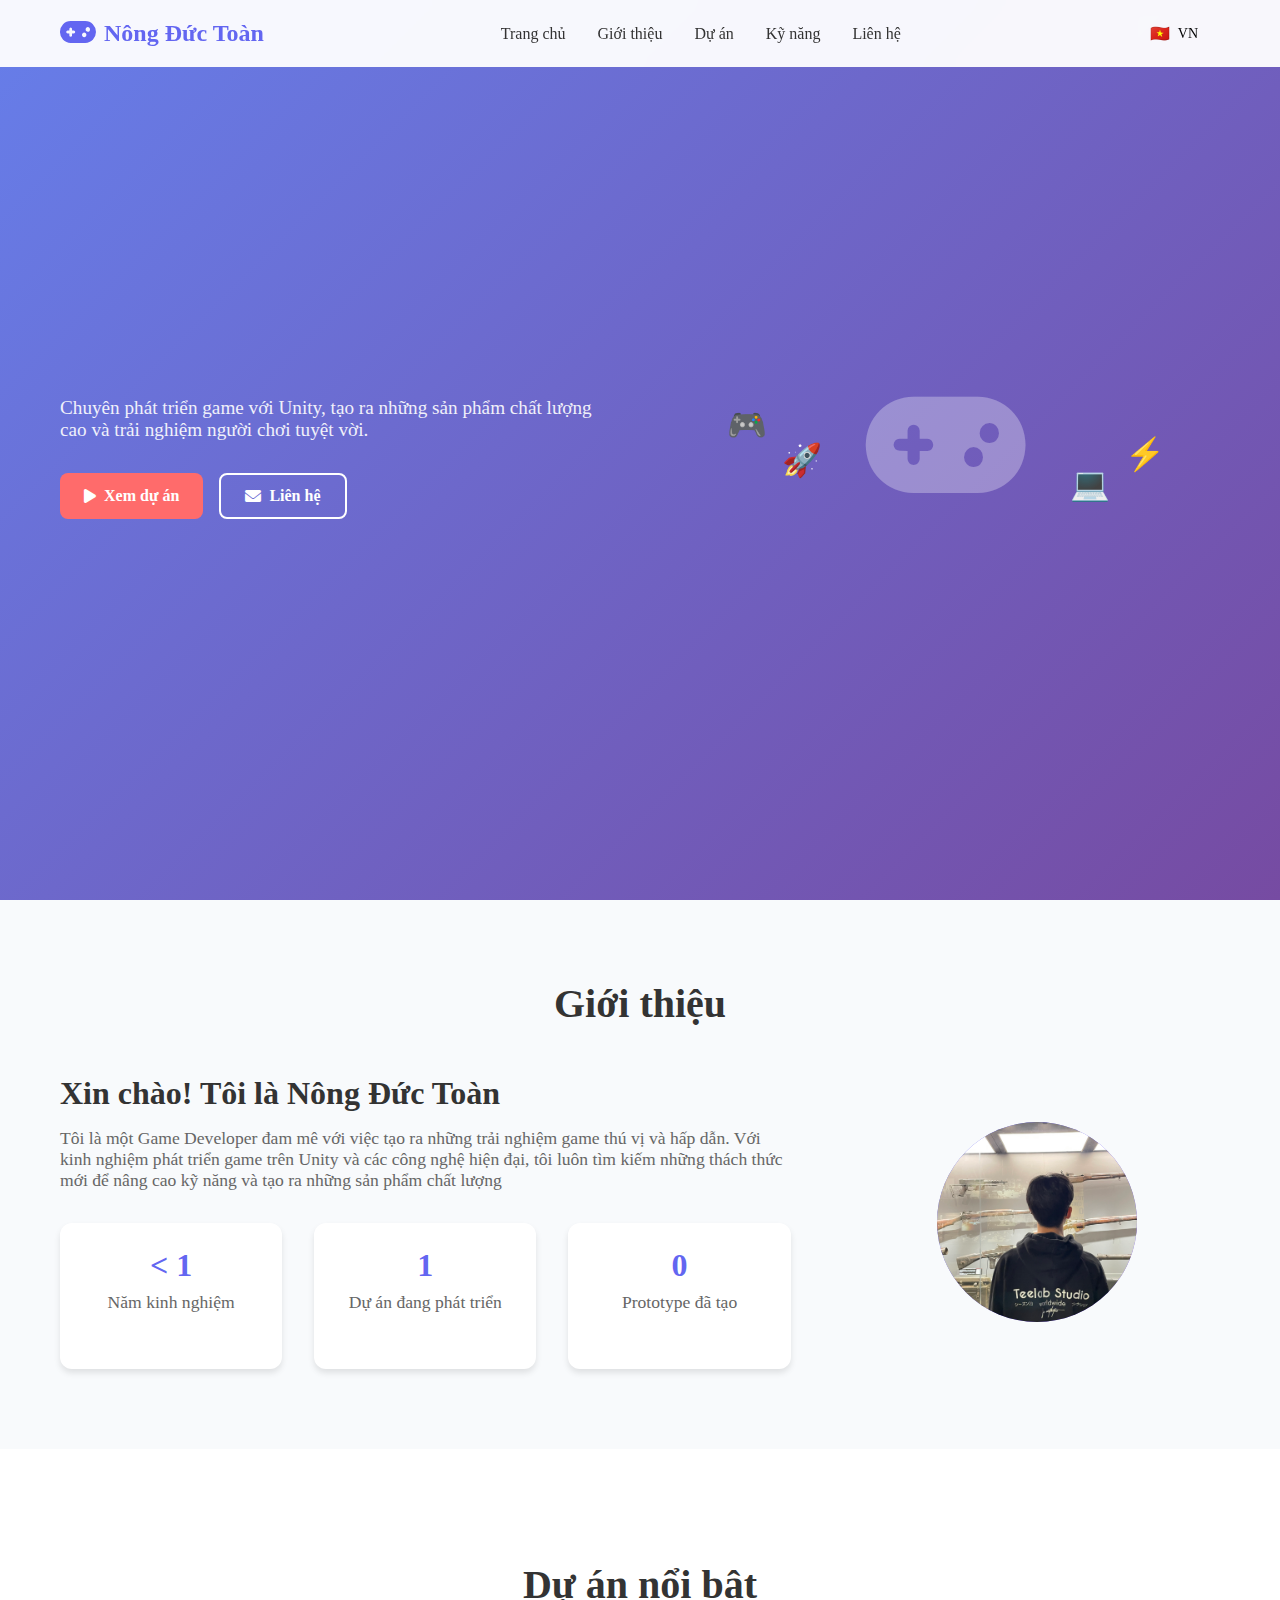
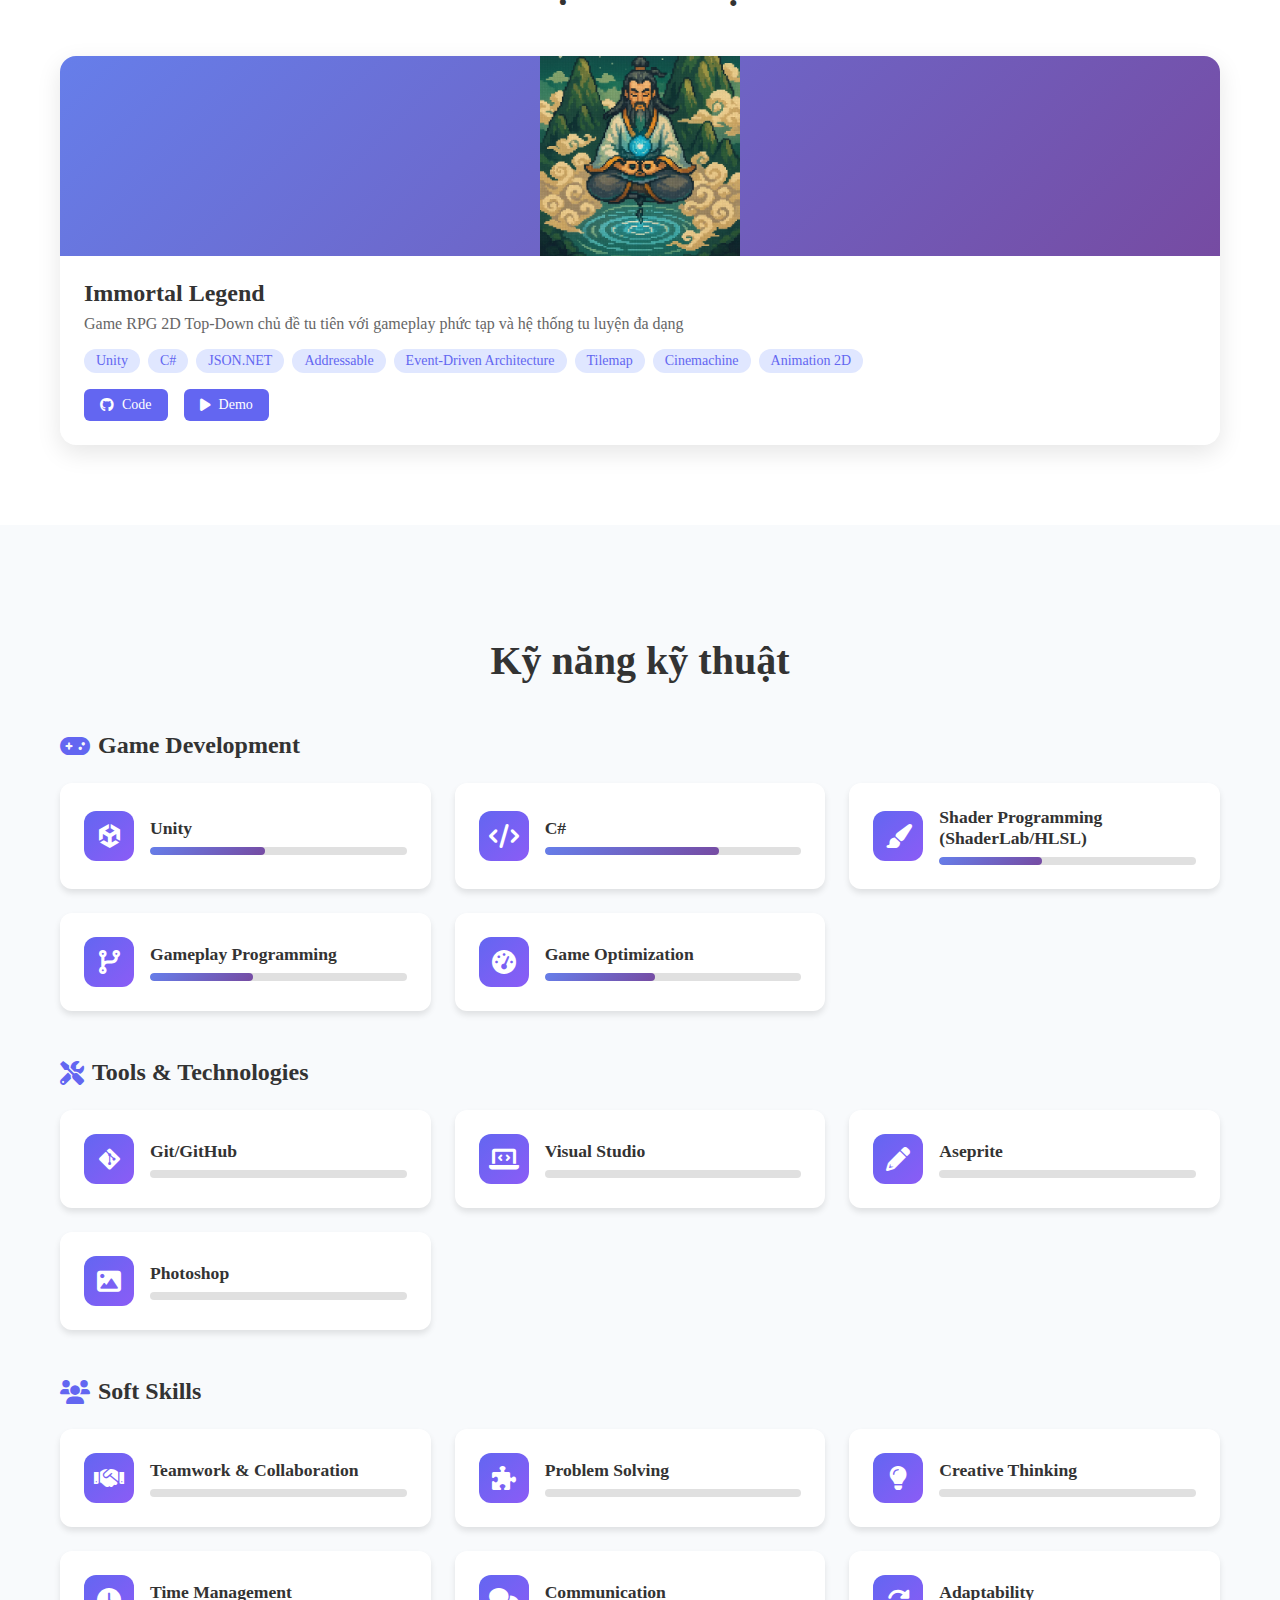
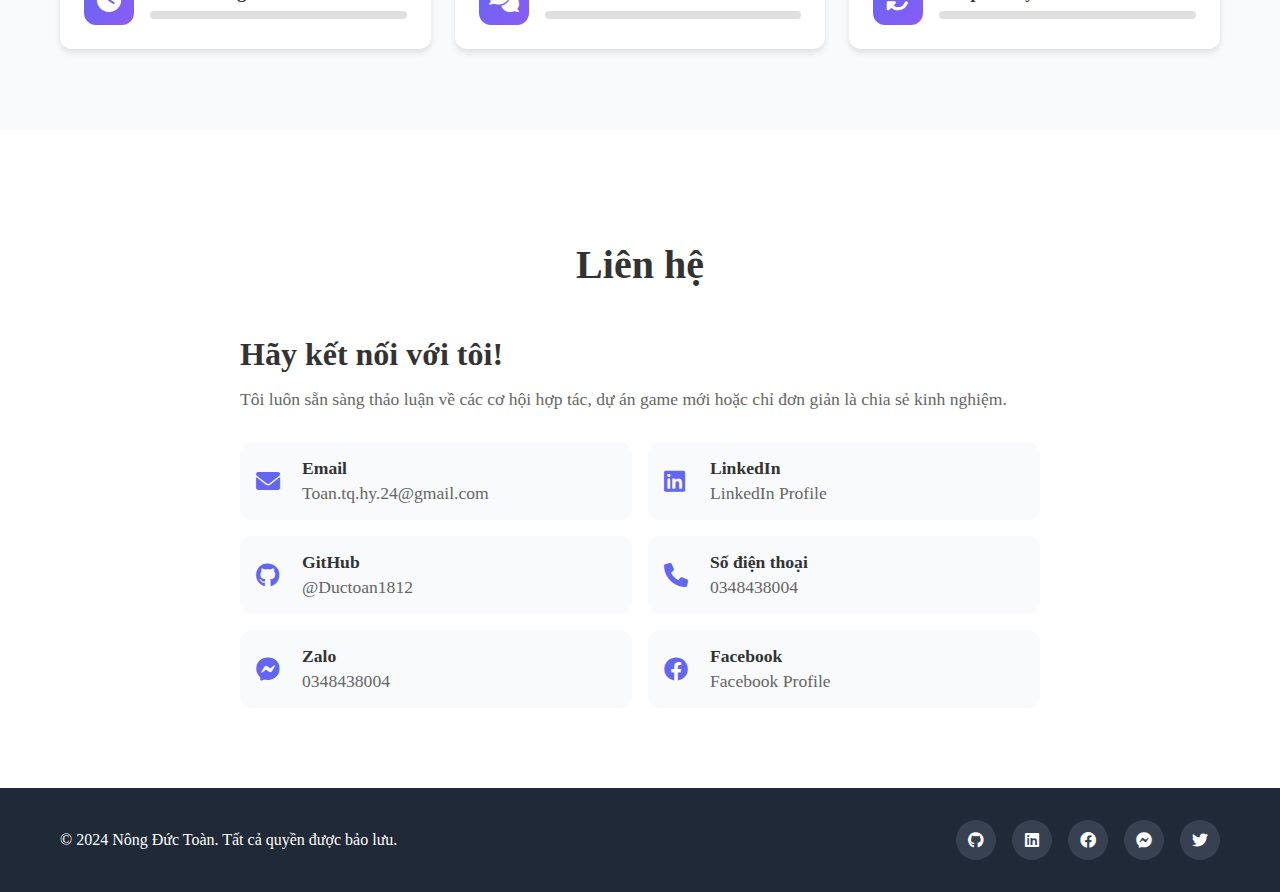
<file: index.html>
<!DOCTYPE html>
<html lang="vi">
<head>
    <meta charset="UTF-8">
    <meta name="viewport" content="width=device-width, initial-scale=1.0">
    <title>Nông Đức Toàn - Game Developer Portfolio</title>
    <link rel="stylesheet" href="styles.css">
    <link href="https://cdnjs.cloudflare.com/ajax/libs/font-awesome/6.0.0/css/all.min.css" rel="stylesheet">
    <link href="https://fonts.googleapis.com/css2?family=Inter:wght@300;400;500;600;700&display=swap" rel="stylesheet">
</head>
<body>
    <!-- Navigation -->
    <nav class="navbar">
        <div class="nav-container">
            <div class="nav-logo">
                <i class="fas fa-gamepad"></i>
                <span>Nông Đức Toàn</span>
            </div>
            <ul class="nav-menu">
                <li><a href="#home" class="nav-link">Trang chủ</a></li>
                <li><a href="#about" class="nav-link">Giới thiệu</a></li>
                <li><a href="#projects" class="nav-link">Dự án</a></li>
                <li><a href="#skills" class="nav-link">Kỹ năng</a></li>
                <li><a href="#contact" class="nav-link">Liên hệ</a></li>
            </ul>
            <div class="language-toggle" id="language-toggle" style="display: flex; align-items: center; gap: 8px; padding: 8px 12px; background: rgba(255,255,255,0.1); border-radius: 6px; cursor: pointer; transition: all 0.3s ease; margin-right: 10px;">
                <span id="language-flag" style="font-size: 16px;">🇻🇳</span>
                <span id="language-text" style="font-size: 14px; font-weight: 500;">VN</span>
            </div>
            <div class="hamburger">
                <span class="bar"></span>
                <span class="bar"></span>
                <span class="bar"></span>
            </div>
        </div>
    </nav>

    <!-- Hero Section -->
    <section id="home" class="hero">
        <div class="hero-container">
            <div class="hero-content">
                <h1 class="hero-title">
                    <span class="gradient-text">Game Developer</span>
                    <br>Tạo ra những trải nghiệm đáng nhớ
                </h1>
                <p class="hero-description">
                    Chuyên phát triển game với Unity, tạo ra những sản phẩm chất lượng cao 
                    và trải nghiệm người chơi tuyệt vời.
                </p>
                <div class="hero-buttons">
                    <a href="#projects" class="btn btn-primary">
                        <i class="fas fa-play"></i>
                        Xem dự án
                    </a>
                    <a href="#contact" class="btn btn-secondary">
                        <i class="fas fa-envelope"></i>
                        Liên hệ
                    </a>
                </div>
            </div>
            <div class="hero-visual">
                <div class="game-controller">
                    <i class="fas fa-gamepad"></i>
                </div>
                <div class="floating-elements">
                    <div class="element element-1">🎮</div>
                    <div class="element element-2">💻</div>
                    <div class="element element-3">🚀</div>
                    <div class="element element-4">⚡</div>
                </div>
            </div>
        </div>
    </section>

    <!-- About Section -->
    <section id="about" class="about">
        <div class="container">
            <h2 class="section-title">Giới thiệu</h2>
            <div class="about-content">
                <div class="about-text">
                    <h3>Xin chào! Tôi là Nông Đức Toàn</h3>
                    <p>
                        Tôi là một Game Developer đam mê với việc tạo ra những trải nghiệm game 
                        thú vị và hấp dẫn. Với kinh nghiệm phát triển game trên Unity và các 
                        công nghệ hiện đại, tôi luôn tìm kiếm những thách thức mới để nâng cao 
                        kỹ năng và tạo ra những sản phẩm chất lượng.
                    </p>
                    <div class="about-stats">
                        <div class="stat">
                            <h4>3+</h4>
                            <p>Năm kinh nghiệm</p>
                        </div>
                        <div class="stat">
                            <h4>10+</h4>
                            <p>Dự án hoàn thành</p>
                        </div>
                        <div class="stat">
                            <h4>5+</h4>
                            <p>Game đã phát hành</p>
                        </div>
                    </div>
                </div>
                <div class="about-image">
                    <div class="image-placeholder">
                        <i class="fas fa-user"></i>
                        <p>Ảnh cá nhân</p>
                    </div>
                </div>
            </div>
        </div>
    </section>

    <!-- Project Detail Modal -->
    <div id="project-modal" class="modal" style="display:none; position: fixed; inset: 0; background: rgba(0,0,0,0.6); z-index: 1000; overflow-y: auto;">
        <div class="modal-content" style="max-width: 900px; margin: 20px auto; background: #fff; border-radius: 12px; overflow: hidden; box-shadow: 0 10px 30px rgba(0,0,0,0.25); min-height: calc(100vh - 40px);">
            <div class="modal-header" style="display:flex; justify-content: space-between; align-items:center; padding:16px 20px; border-bottom:1px solid #eee; position: sticky; top: 0; background: #fff; z-index: 10;">
                <h3 id="modal-title" style="margin:0; font-size: 1.4rem;">Project title</h3>
                <button id="modal-close" aria-label="Close" style="background:none; border:none; font-size:22px; cursor:pointer;">×</button>
            </div>
            <div class="modal-body" id="modal-body" style="padding: 0; max-height: calc(100vh - 80px); overflow-y: auto;">
                <!-- Filled by JS -->
            </div>
        </div>
    </div>

    <!-- Projects Section -->
    <section id="projects" class="projects">
        <div class="container">
            <h2 class="section-title">Dự án nổi bật</h2>
            <div class="projects-grid">
                <!-- Project 1 -->
                <div class="project-card">
                    <div class="project-image">
                        <div class="image-placeholder">
                            <i class="fas fa-gamepad"></i>
                        </div>
                        <div class="project-overlay">
                            <a href="#" class="project-link">
                                <i class="fas fa-external-link-alt"></i>
                            </a>
                        </div>
                    </div>
                    <div class="project-content">
                        <h3>Immortal Legend</h3>
                        <p>Action RPG với combat system phức tạp và AI enemies thông minh</p>
                        <div class="project-tech">
                            <span class="tech-tag">Unity 3D</span>
                            <span class="tech-tag">C#</span>
                            <span class="tech-tag">ShaderLab</span>
                        </div>
                        <div class="project-links">
                            <a href="#" class="project-btn">
                                <i class="fab fa-github"></i>
                                Code
                            </a>
                            <a href="#" class="project-btn">
                                <i class="fas fa-play"></i>
                                Demo
                            </a>
                        </div>
                    </div>
                </div>

                <!-- Project 2 -->
                <div class="project-card">
                    <div class="project-image">
                        <div class="image-placeholder">
                            <i class="fas fa-mobile-alt"></i>
                        </div>
                        <div class="project-overlay">
                            <a href="#" class="project-link">
                                <i class="fas fa-external-link-alt"></i>
                            </a>
                        </div>
                    </div>
                    <div class="project-content">
                        <h3>Mobile Adventure</h3>
                        <p>Game mobile với procedural generation và multiplayer co-op</p>
                        <div class="project-tech">
                            <span class="tech-tag">Unity</span>
                            <span class="tech-tag">Mobile</span>
                            <span class="tech-tag">Multiplayer</span>
                        </div>
                        <div class="project-links">
                            <a href="#" class="project-btn">
                                <i class="fab fa-github"></i>
                                Code
                            </a>
                            <a href="#" class="project-btn">
                                <i class="fas fa-play"></i>
                                Demo
                            </a>
                        </div>
                    </div>
                </div>

                <!-- Project 3 -->
                <div class="project-card">
                    <div class="project-image">
                        <div class="image-placeholder">
                            <i class="fas fa-puzzle-piece"></i>
                        </div>
                        <div class="project-overlay">
                            <a href="#" class="project-link">
                                <i class="fas fa-external-link-alt"></i>
                            </a>
                        </div>
                    </div>
                    <div class="project-content">
                        <h3>Puzzle Master</h3>
                        <p>Game puzzle với AI solver và level editor tích hợp</p>
                        <div class="project-tech">
                            <span class="tech-tag">Unity</span>
                            <span class="tech-tag">AI</span>
                            <span class="tech-tag">Editor Tools</span>
                        </div>
                        <div class="project-links">
                            <a href="#" class="project-btn">
                                <i class="fab fa-github"></i>
                                Code
                            </a>
                            <a href="#" class="project-btn">
                                <i class="fas fa-play"></i>
                                Demo
                            </a>
                        </div>
                    </div>
                </div>
            </div>
        </div>
    </section>

    <!-- Skills Section -->
    <section id="skills" class="skills">
        <div class="container">
            <h2 class="section-title">Kỹ năng kỹ thuật</h2>
            <div class="skills-content">
                <div class="skills-category">
                    <h3><i class="fas fa-gamepad"></i> Game Development</h3>
                    <div class="skills-grid">
                        <div class="skill-item">
                            <div class="skill-icon">
                                <i class="fab fa-unity"></i>
                            </div>
                            <div class="skill-info">
                                <h4>Unity 3D</h4>
                                <div class="skill-bar">
                                    <div class="skill-progress" data-width="90%"></div>
                                </div>
                            </div>
                        </div>
                        <div class="skill-item">
                            <div class="skill-icon">
                                <i class="fas fa-code"></i>
                            </div>
                            <div class="skill-info">
                                <h4>C#</h4>
                                <div class="skill-bar">
                                    <div class="skill-progress" data-width="85%"></div>
                                </div>
                            </div>
                        </div>
                        <div class="skill-item">
                            <div class="skill-icon">
                                <i class="fas fa-palette"></i>
                            </div>
                            <div class="skill-info">
                                <h4>ShaderLab</h4>
                                <div class="skill-bar">
                                    <div class="skill-progress" data-width="75%"></div>
                                </div>
                            </div>
                        </div>
                    </div>
                </div>

                <div class="skills-category">
                    <h3><i class="fas fa-tools"></i> Tools & Technologies</h3>
                    <div class="skills-grid">
                        <div class="skill-item">
                            <div class="skill-icon">
                                <i class="fab fa-git-alt"></i>
                            </div>
                            <div class="skill-info">
                                <h4>Git</h4>
                                <div class="skill-bar">
                                    <div class="skill-progress" data-width="80%"></div>
                                </div>
                            </div>
                        </div>
                        <div class="skill-item">
                            <div class="skill-icon">
                                <i class="fas fa-image"></i>
                            </div>
                            <div class="skill-info">
                                <h4>Photoshop</h4>
                                <div class="skill-bar">
                                    <div class="skill-progress" data-width="70%"></div>
                                </div>
                            </div>
                        </div>
                        <div class="skill-item">
                            <div class="skill-icon">
                                <i class="fas fa-cube"></i>
                            </div>
                            <div class="skill-info">
                                <h4>Blender</h4>
                                <div class="skill-bar">
                                    <div class="skill-progress" data-width="65%"></div>
                                </div>
                            </div>
                        </div>
                    </div>
                </div>
            </div>
        </div>
    </section>

    <!-- Contact Section -->
    <section id="contact" class="contact">
        <div class="container">
            <h2 class="section-title">Liên hệ</h2>
            <div class="contact-content">
                <div class="contact-info">
                    <h3>Hãy kết nối với tôi!</h3>
                    <p>
                        Tôi luôn sẵn sàng thảo luận về các cơ hội hợp tác, 
                        dự án game mới hoặc chỉ đơn giản là chia sẻ kinh nghiệm.
                    </p>
                    <div class="contact-methods">
                        <!-- Contact methods will be populated by JavaScript -->
                    </div>
                </div>
            </div>
        </div>
    </section>

    <!-- Footer -->
    <footer class="footer">
        <div class="container">
            <div class="footer-content">
                <div class="footer-text">
                    <p>&copy; 2024 Nông Đức Toàn. Tất cả quyền được bảo lưu.</p>
                </div>
                <div class="footer-social">
                    <a href="#" class="social-link">
                        <i class="fab fa-github"></i>
                    </a>
                    <a href="#" class="social-link">
                        <i class="fab fa-linkedin"></i>
                    </a>
                    <a href="#" class="social-link">
                        <i class="fab fa-twitter"></i>
                    </a>
                </div>
            </div>
        </div>
    </footer>

    <script src="data-loader.js"></script>
    <script src="script.js"></script>
</body>
</html>
</file>
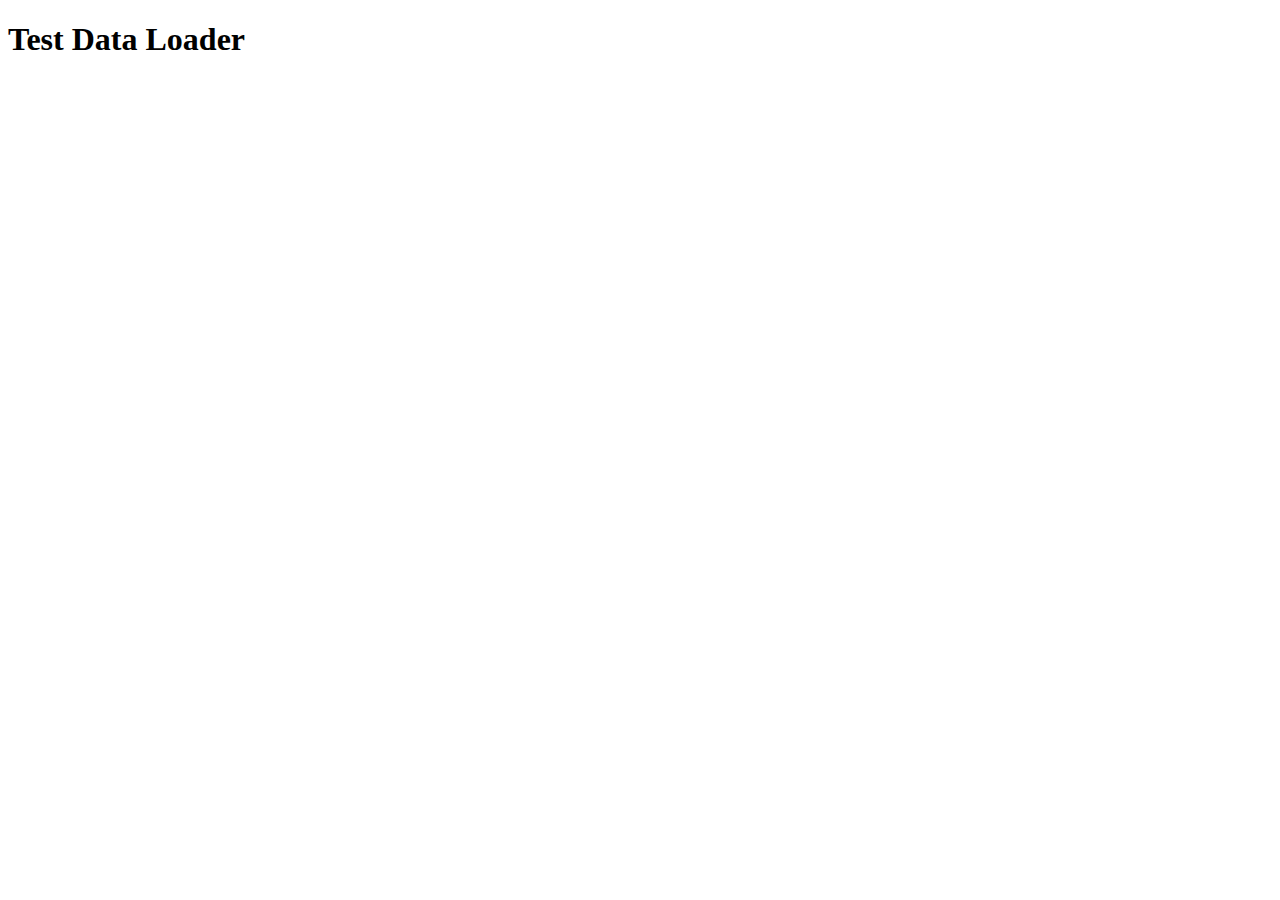
<file: test-data.html>
<!DOCTYPE html>
<html lang="vi">
<head>
    <meta charset="UTF-8">
    <meta name="viewport" content="width=device-width, initial-scale=1.0">
    <title>Test Data Loader</title>
</head>
<body>
    <h1>Test Data Loader</h1>
    <div id="test-results"></div>
    
    <script src="data-loader.js"></script>
    <script>
        // Test if data is loaded
        setTimeout(() => {
            const results = document.getElementById('test-results');
            results.innerHTML = `
                <h2>Data Loader Test Results:</h2>
                <p><strong>Profile loaded:</strong> ${window.portfolioData ? 'Yes' : 'No'}</p>
                <p><strong>Skills loaded:</strong> ${window.skillsData ? 'Yes' : 'No'}</p>
                <p><strong>Projects loaded:</strong> ${window.projectsData ? 'Yes' : 'No'}</p>
                <p><strong>Contact loaded:</strong> ${window.contactData ? 'Yes' : 'No'}</p>
                <hr>
                <h3>Profile Data:</h3>
                <pre>${JSON.stringify(window.portfolioData, null, 2)}</pre>
            `;
        }, 2000);
    </script>
</body>
</html>
</file>
<file: styles.css>
/* Reset và Base Styles */
* {
    margin: 0;
    padding: 0;
    box-sizing: border-box;
}

html {
    scroll-behavior: smooth;
    scroll-padding-top: 120px; /* Account for fixed navbar height + extra space */
}

.container {
    max-width: 1200px;
    margin: 0 auto;
    padding: 0 20px;
}

/* Navigation */
.navbar {
    position: fixed;
    top: 0;
    width: 100%;
    background: rgba(255, 255, 255, 0.95);
    backdrop-filter: blur(10px);
    z-index: 1000;
    padding: 1rem 0;
    transition: all 0.3s ease;
}

.nav-container {
    max-width: 1200px;
    margin: 0 auto;
    padding: 0 20px;
    display: flex;
    justify-content: space-between;
    align-items: center;
}

.nav-logo {
    display: flex;
    align-items: center;
    font-size: 1.5rem;
    font-weight: 700;
    color: #6366f1;
}

.nav-logo i {
    margin-right: 0.5rem;
    font-size: 1.8rem;
}

.nav-menu {
    display: flex;
    list-style: none;
    gap: 2rem;
}

.nav-link {
    text-decoration: none;
    color: #333;
    font-weight: 500;
    transition: color 0.3s ease;
    position: relative;
}

.nav-link:hover {
    color: #6366f1;
}

.nav-link::after {
    content: '';
    position: absolute;
    bottom: -5px;
    left: 0;
    width: 0;
    height: 2px;
    background: #6366f1;
    transition: width 0.3s ease;
}

.nav-link:hover::after {
    width: 100%;
}

.hamburger {
    display: none;
    flex-direction: column;
    cursor: pointer;
}

.bar {
    width: 25px;
    height: 3px;
    background: #333;
    margin: 3px 0;
    transition: 0.3s;
}

/* Hero Section */
.hero {
    min-height: 100vh;
    display: flex;
    align-items: center;
    background: linear-gradient(135deg, #667eea 0%, #764ba2 100%);
    color: white;
    position: relative;
    overflow: hidden;
}

.hero-container {
    max-width: 1200px;
    margin: 0 auto;
    padding: 0 20px;
    display: grid;
    grid-template-columns: 1fr 1fr;
    gap: 4rem;
    align-items: center;
}

.hero-title {
    font-size: 3.5rem;
    font-weight: 700;
    margin-bottom: 1rem;
    line-height: 1.2;
}

.gradient-text {
    background: linear-gradient(45deg, #ff6b6b, #4ecdc4);
    -webkit-background-clip: text;
    -webkit-text-fill-color: transparent;
    background-clip: text;
}

.hero-description {
    font-size: 1.2rem;
    margin-bottom: 2rem;
    opacity: 0.9;
}

.hero-buttons {
    display: flex;
    gap: 1rem;
}

.btn {
    display: inline-flex;
    align-items: center;
    padding: 12px 24px;
    border-radius: 8px;
    text-decoration: none;
    font-weight: 600;
    transition: all 0.3s ease;
    border: none;
    cursor: pointer;
}

.btn i {
    margin-right: 0.5rem;
}

.btn-primary {
    background: #ff6b6b;
    color: white;
}

.btn-primary:hover {
    background: #ff5252;
    transform: translateY(-2px);
}

.btn-secondary {
    background: transparent;
    color: white;
    border: 2px solid white;
}

.btn-secondary:hover {
    background: white;
    color: #333;
    transform: translateY(-2px);
}

.hero-visual {
    position: relative;
    display: flex;
    justify-content: center;
    align-items: center;
}

.game-controller {
    font-size: 8rem;
    color: rgba(255, 255, 255, 0.3);
    animation: float 3s ease-in-out infinite;
}

.floating-elements {
    position: absolute;
    width: 100%;
    height: 100%;
}

.element {
    position: absolute;
    font-size: 2rem;
    animation: float 4s ease-in-out infinite;
}

.element-1 {
    top: 20%;
    left: 10%;
    animation-delay: 0s;
}

.element-2 {
    top: 60%;
    right: 20%;
    animation-delay: 1s;
}

.element-3 {
    bottom: 30%;
    left: 20%;
    animation-delay: 2s;
}

.element-4 {
    top: 40%;
    right: 10%;
    animation-delay: 3s;
}

@keyframes float {
    0%, 100% { transform: translateY(0px); }
    50% { transform: translateY(-20px); }
}

/* Section Styles */
section {
    padding: 5rem 0;
}

/* Add padding-top to sections to avoid navbar overlap */
section:not(#home) {
    padding-top: 7rem;
}

/* Ensure hero section doesn't overlap with about section */
#about {
    margin-top: -2rem; /* Pull up slightly to hide hero section completely */
}

.section-title {
    text-align: center;
    font-size: 2.5rem;
    font-weight: 700;
    margin-bottom: 3rem;
    color: #333;
}

/* About Section */
.about {
    background: #f8fafc;
}

.about-content {
    display: grid;
    grid-template-columns: 2fr 1fr;
    gap: 4rem;
    align-items: center;
}

.about-text h3 {
    font-size: 2rem;
    margin-bottom: 1rem;
    color: #333;
}

.about-text p {
    font-size: 1.1rem;
    margin-bottom: 2rem;
    color: #666;
}

.about-stats {
    display: grid;
    grid-template-columns: repeat(3, 1fr);
    gap: 2rem;
}

.stat {
    text-align: center;
    padding: 1.5rem;
    background: white;
    border-radius: 12px;
    box-shadow: 0 4px 6px rgba(0, 0, 0, 0.1);
}

.stat h4 {
    font-size: 2rem;
    font-weight: 700;
    color: #6366f1;
    margin-bottom: 0.5rem;
}

.stat p {
    color: #666;
    font-weight: 500;
}

.about-image {
    display: flex;
    justify-content: center;
}

.image-placeholder {
    width: 200px;
    height: 200px;
    background: linear-gradient(135deg, #6366f1, #8b5cf6);
    border-radius: 50%;
    display: flex;
    flex-direction: column;
    align-items: center;
    justify-content: center;
    color: white;
    font-size: 3rem;
}

.image-placeholder p {
    font-size: 1rem;
    margin-top: 1rem;
}

/* Projects Section */
.projects-grid {
    display: grid;
    grid-template-columns: repeat(auto-fit, minmax(350px, 1fr));
    gap: 2rem;
}

.project-card {
    background: white;
    border-radius: 16px;
    overflow: hidden;
    box-shadow: 0 8px 25px rgba(0, 0, 0, 0.1);
    transition: transform 0.3s ease, box-shadow 0.3s ease;
}

.project-card:hover {
    transform: translateY(-8px);
    box-shadow: 0 16px 40px rgba(0, 0, 0, 0.15);
}

.project-image {
    position: relative;
    height: 200px;
    background: linear-gradient(135deg, #667eea, #764ba2);
    display: flex;
    align-items: center;
    justify-content: center;
    color: white;
    font-size: 3rem;
}

.project-overlay {
    position: absolute;
    top: 0;
    left: 0;
    right: 0;
    bottom: 0;
    background: rgba(0, 0, 0, 0.7);
    display: flex;
    align-items: center;
    justify-content: center;
    opacity: 0;
    transition: opacity 0.3s ease;
}

.project-card:hover .project-overlay {
    opacity: 1;
}

.project-link {
    color: white;
    font-size: 2rem;
    text-decoration: none;
}

.project-content {
    padding: 1.5rem;
}

.project-content h3 {
    font-size: 1.5rem;
    margin-bottom: 0.5rem;
    color: #333;
}

.project-content p {
    color: #666;
    margin-bottom: 1rem;
}

.project-tech {
    display: flex;
    flex-wrap: wrap;
    gap: 0.5rem;
    margin-bottom: 1rem;
}

.tech-tag {
    background: #e0e7ff;
    color: #6366f1;
    padding: 0.25rem 0.75rem;
    border-radius: 20px;
    font-size: 0.875rem;
    font-weight: 500;
}

.project-links {
    display: flex;
    gap: 1rem;
}

.project-btn {
    display: inline-flex;
    align-items: center;
    padding: 0.5rem 1rem;
    background: #6366f1;
    color: white;
    text-decoration: none;
    border-radius: 6px;
    font-size: 0.875rem;
    transition: background 0.3s ease;
}

.project-btn:hover {
    background: #4f46e5;
}

.project-btn i {
    margin-right: 0.5rem;
}

/* Skills Section */
.skills {
    background: #f8fafc;
}

.skills-content {
    display: grid;
    gap: 3rem;
}

.skills-category h3 {
    font-size: 1.5rem;
    margin-bottom: 1.5rem;
    color: #333;
    display: flex;
    align-items: center;
}

.skills-category h3 i {
    margin-right: 0.5rem;
    color: #6366f1;
}

.skills-grid {
    display: grid;
    grid-template-columns: repeat(auto-fit, minmax(300px, 1fr));
    gap: 1.5rem;
}

.skill-item {
    background: white;
    padding: 1.5rem;
    border-radius: 12px;
    box-shadow: 0 4px 6px rgba(0, 0, 0, 0.1);
    display: flex;
    align-items: center;
    gap: 1rem;
}

.skill-icon {
    width: 50px;
    height: 50px;
    background: linear-gradient(135deg, #6366f1, #8b5cf6);
    border-radius: 12px;
    display: flex;
    align-items: center;
    justify-content: center;
    color: white;
    font-size: 1.5rem;
}

.skill-info {
    flex: 1;
}

.skill-info h4 {
    font-size: 1.1rem;
    margin-bottom: 0.5rem;
    color: #333;
}

.skill-bar {
    width: 100%;
    height: 8px;
    background: #e5e7eb;
    border-radius: 4px;
    overflow: hidden;
}

.skill-progress {
    height: 100%;
    background: linear-gradient(90deg, #6366f1, #8b5cf6);
    border-radius: 4px;
    transition: width 1s ease;
}

/* Contact Section */
.contact-content {
    display: grid;
    grid-template-columns: 1fr 1fr;
    gap: 4rem;
}

.contact-info h3 {
    font-size: 2rem;
    margin-bottom: 1rem;
    color: #333;
}

.contact-info p {
    font-size: 1.1rem;
    color: #666;
    margin-bottom: 2rem;
}

.contact-methods {
    display: flex;
    flex-direction: column;
    gap: 1.5rem;
}

.contact-method {
    display: flex;
    align-items: center;
    gap: 1rem;
    padding: 1rem;
    background: #f8fafc;
    border-radius: 12px;
}

.contact-method i {
    font-size: 1.5rem;
    color: #6366f1;
    width: 30px;
}

.contact-method h4 {
    font-size: 1.1rem;
    margin-bottom: 0.25rem;
    color: #333;
}

.contact-method p {
    color: #666;
    margin: 0;
}

.contact-form {
    background: white;
    padding: 2rem;
    border-radius: 16px;
    box-shadow: 0 8px 25px rgba(0, 0, 0, 0.1);
}

.form-group {
    margin-bottom: 1.5rem;
}

.form-group input,
.form-group textarea {
    width: 100%;
    padding: 1rem;
    border: 2px solid #e5e7eb;
    border-radius: 8px;
    font-size: 1rem;
    transition: border-color 0.3s ease;
}

.form-group input:focus,
.form-group textarea:focus {
    outline: none;
    border-color: #6366f1;
}

.form-group textarea {
    resize: vertical;
    min-height: 120px;
}

/* Footer */
.footer {
    background: #1f2937;
    color: white;
    padding: 2rem 0;
}

.footer-content {
    display: flex;
    justify-content: space-between;
    align-items: center;
}

.footer-social {
    display: flex;
    gap: 1rem;
}

.social-link {
    display: flex;
    align-items: center;
    justify-content: center;
    width: 40px;
    height: 40px;
    background: #374151;
    color: white;
    text-decoration: none;
    border-radius: 50%;
    transition: background 0.3s ease;
}

.social-link:hover {
    background: #6366f1;
}

/* Responsive Design */
@media (max-width: 768px) {
    .hamburger {
        display: flex;
    }
    
    .nav-menu {
        position: fixed;
        left: -100%;
        top: 70px;
        flex-direction: column;
        background-color: white;
        width: 100%;
        text-align: center;
        transition: 0.3s;
        box-shadow: 0 10px 27px rgba(0, 0, 0, 0.05);
        padding: 2rem 0;
    }
    
    .nav-menu.active {
        left: 0;
    }
    
    .hero-container {
        grid-template-columns: 1fr;
        text-align: center;
    }
    
    .hero-title {
        font-size: 2.5rem;
    }
    
    .about-content {
        grid-template-columns: 1fr;
        text-align: center;
    }
    
    .about-stats {
        grid-template-columns: 1fr;
    }
    
    .contact-content {
        grid-template-columns: 1fr;
    }
    
    .footer-content {
        flex-direction: column;
        gap: 1rem;
        text-align: center;
    }
    
    .projects-grid {
        grid-template-columns: 1fr;
    }
    
    .skills-grid {
        grid-template-columns: 1fr;
    }
}

@media (max-width: 480px) {
    .hero-title {
        font-size: 2rem;
    }
    
    .hero-buttons {
        flex-direction: column;
        align-items: center;
    }
    
    .btn {
        width: 100%;
        justify-content: center;
    }
    
    .section-title {
        font-size: 2rem;
    }
}
</file>
